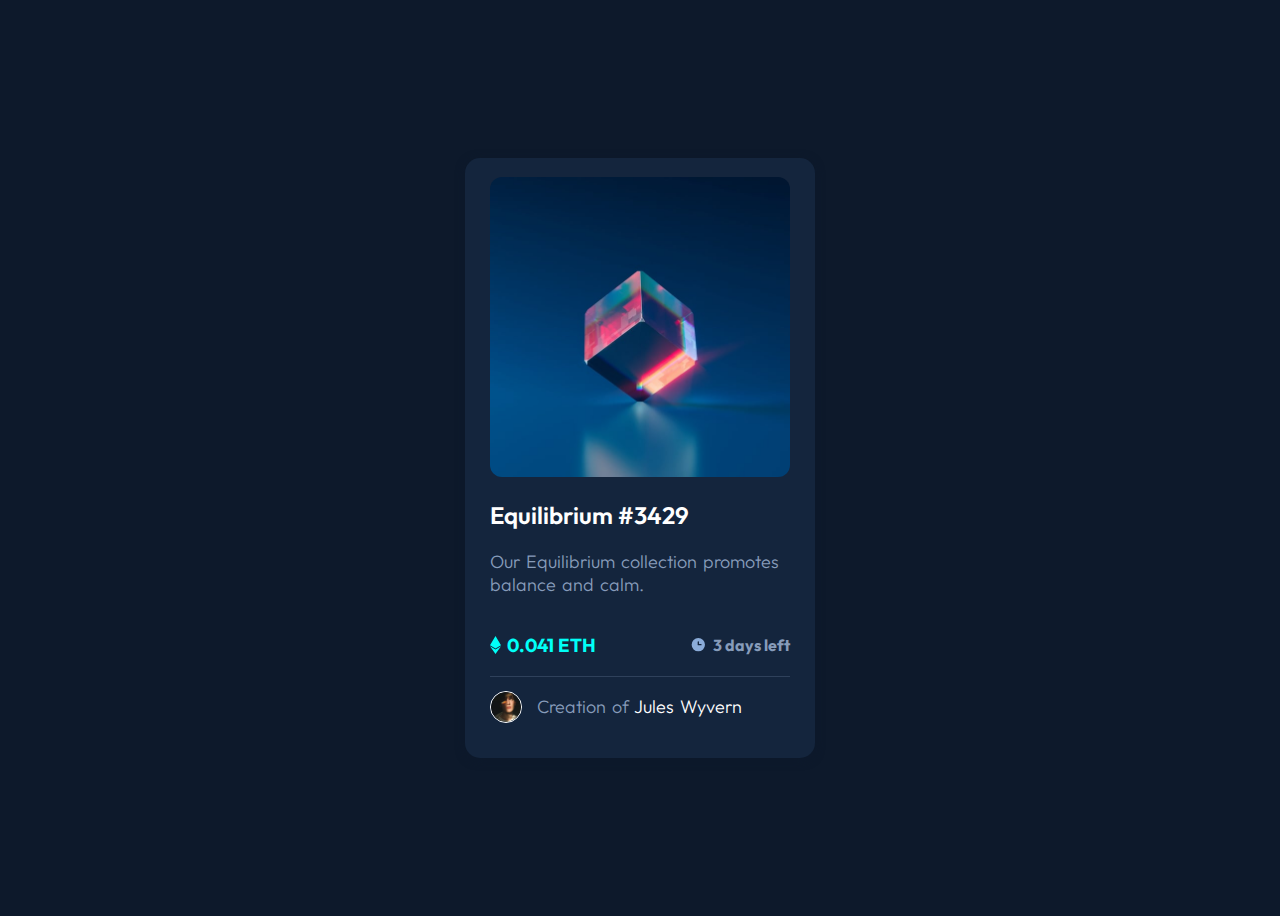
<file: nft-preview-card-component-main/index.html>
<!DOCTYPE html>
<html lang="en">
<head>
  <meta charset="UTF-8">
  <meta name="viewport" content="width=device-width, initial-scale=1.0"> <!-- displays site properly based on user's device -->

  <link rel="icon" type="image/png" sizes="32x32" href="./images/favicon-32x32.png">
  
  <title>Frontend Mentor | NFT preview card component</title>

  <link rel="stylesheet" href="./css/style.css">
</head>
<body>

  <main class="card">
    <img src="./images/image-equilibrium.jpg" alt="image-equilibrium" class="image-equilibrium">
    <div class="content">
      <h2>Equilibrium #3429</h2>
      <p>Our Equilibrium collection promotes balance and calm.</p>
      <link rel="preconnect" href="https://fonts.googleapis.com">
      <link rel="preconnect" href="https://fonts.gstatic.com" crossorigin>
      <link href="https://fonts.googleapis.com/css2?family=Fraunces:ital,opsz,wght@1,9..144,100&family=Montserrat:wght@500;700&family=Outfit:wght@400;500;600&display=swap" rel="stylesheet">
      <div class="secondlast-element">
        <h3><img src="./images/icon-ethereum.svg" alt=""> 0.041 ETH</h3>
        <h4> <img src="./images/icon-clock.svg" alt=""> 3 days left</h4>
      </div>
      <!--This is the line that I have drawn-->
      <span class="line"></span>
      <div class="last-element">
        <img src="images/image-avatar.png" alt="Personal image" class="avatar-image">
        <p>Creation of <span>Jules Wyvern</span></p>
      </div>
    </div>
  </main>

  <!-- <div class="attribution">
    Challenge by <a href="https://www.frontendmentor.io?ref=challenge" target="_blank">Frontend Mentor</a>. 
    Coded by <a href="#">Wasswa Enock Malee</a>.
  </div> -->
</body>
</html>
</file>
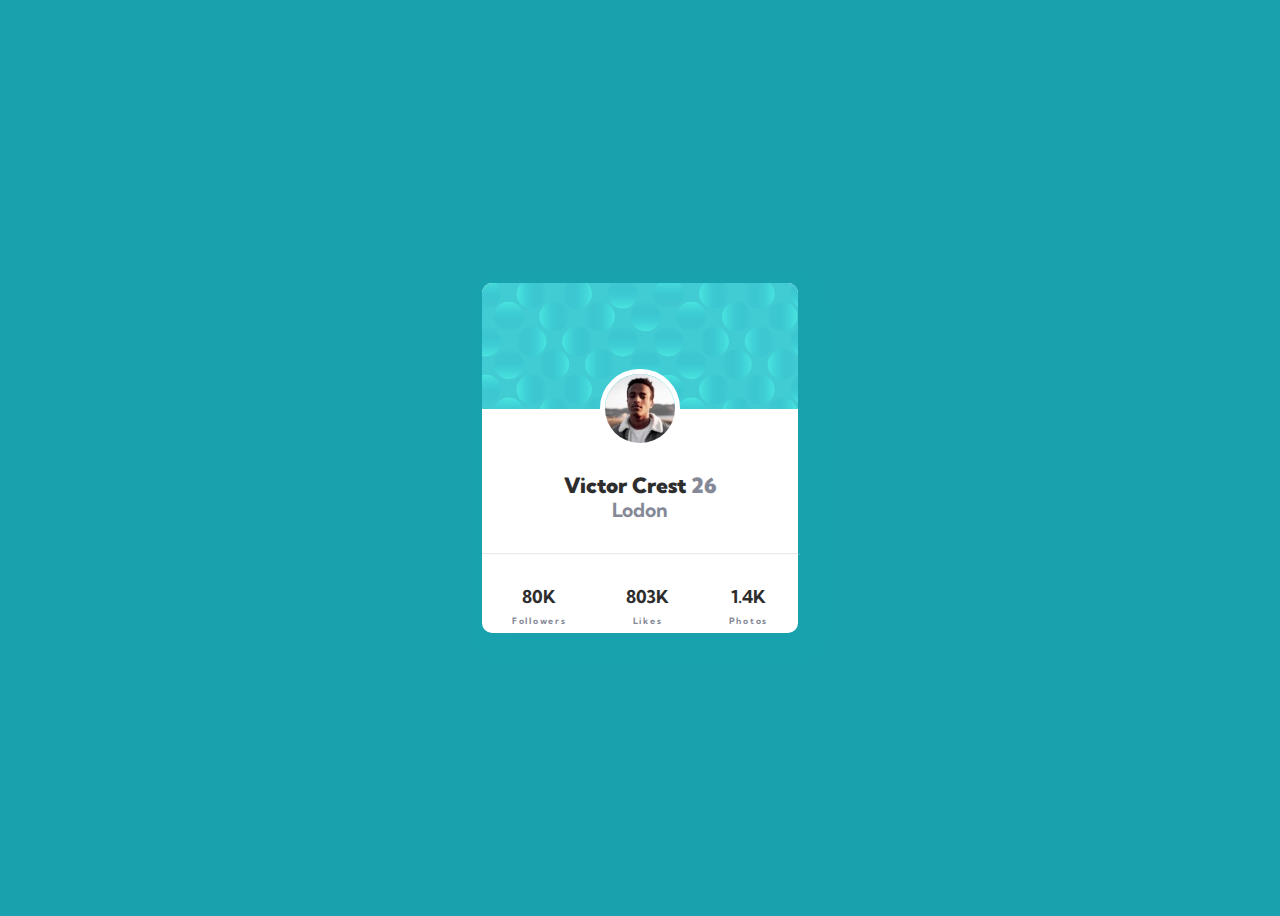
<file: profile-card-component-main/index.html>
<!DOCTYPE html>
<html lang="en">
<head>
  <meta charset="UTF-8">
  <meta name="viewport" content="width=device-width, initial-scale=1.0"> <!-- displays site properly based on user's device -->

  <link rel="icon" type="image/png" sizes="32x32" href="./images/favicon-32x32.png">
  <link rel="stylesheet" href="css/style.css">
  <link rel="preconnect" href="https://fonts.googleapis.com">
  <link rel="preconnect" href="https://fonts.gstatic.com" crossorigin>
  <link href="https://fonts.googleapis.com/css2?family=Fraunces:ital,opsz,wght@1,9..144,100&family=Kumbh+Sans:wght@400;700&family=Montserrat:wght@500;700&family=Outfit:wght@400;500;600&family=Red+Hat+Display:wght@500;700;900&display=swap" rel="stylesheet">
  <title>Frontend Mentor | Profile card component</title>
</head>
<body>
  <main class="container">
    <div class="bubble-section">
      
    </div>
    <img src="./images/image-victor.jpg" alt="" class="image-victor">
    <div class="image-section">
      <h4 class="h4-victor"> <strong  class="victor">Victor Crest <span class="grey">26</span></strong> <br><span class="lodon">Lodon</span></h4>
    </div>
    <!-- I have added a horizontal line to separate the two lines -->
    <hr>
    <div class="follow-likes-photos">
      <div class="follow">
        <h4>80K <br><span class="reduce-size">Followers</span></h4>
      </div>
      <div class="likes">
        <h4>803K<br><span class="reduce-size">Likes</span></h4>
      </div>
      <div class="photos">
        <h4>1.4K <br><span class="reduce-size">Photos</span></h4>
      </div>
    </div>
  </main>
</body>
</html>
</file>
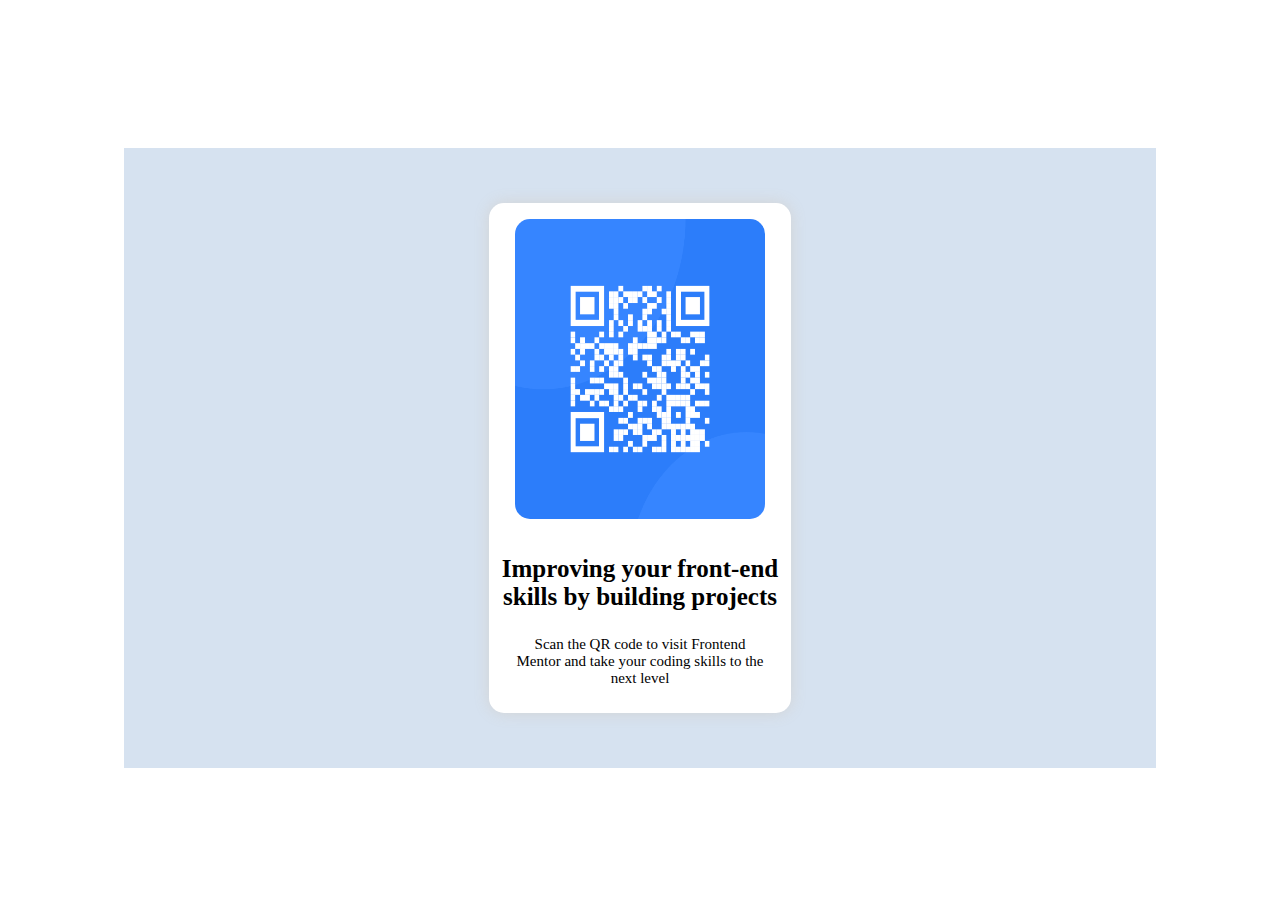
<file: qr-code-component-main/index.html>
<!DOCTYPE html>
<html lang="en">
<head>
  <meta charset="UTF-8">
  <meta name="viewport" content="width=device-width, initial-scale=1.0"> <!-- displays site properly based on user's device -->
  <meta name="description" content="Newbie Frontend challenge">
  <link rel="icon" type="image/png" sizes="32x32" href="./images/favicon-32x32.png">
  
  <title>Frontend Mentor | QR code component</title>

  <!-- Feel free to remove these styles or customise in your own stylesheet 👍 -->
  <style>
    /* .attribution { font-size: 11px; text-align: center; }
    .attribution a { color: hsl(228, 45%, 44%); } */
    .qr-code-image {width: 250px; height: 300px; border-radius: 30px; padding: 15px;}
    body {height: 100vh; display: flex; justify-content: center; align-items: center;}
    main {
      width: 80%; 
      height: 600px; 
      padding: 10px;
      display: flex;
      justify-content: center;
      align-items: center;
      text-align: center; 
      background-color: hsl(212, 45%, 89%); 
    }
    .content{
      width: 300px;
      height: fit-content;
      padding: 1px;
      border-radius: 15px;
      background-color: hsl(0, 0%, 100%); 
      box-shadow: 0em 0em 1em 0em lightgray;
    }
    h1 {font-size:25px;font-weight: 700;font-family: 'Times New Roman', Times, serif;}
    p {font-size: 15px; font-weight: 400;font-family: 'Times New Roman', Times, serif; margin: 25px;}
  </style>
</head>
<body>
  <main class="container">
    <!-- Improve your front-end skills by building projects
  Scan the QR code to visit Frontend Mentor and take your coding skills to the next level -->
    <div class="content">
      <img src="./images/image-qr-code.png" alt="This is a QR-code provided by FrontEndMentor.io" class="qr-code-image">
      <h1>Improving your front-end skills by building projects</h1>
      <p>Scan the QR code to visit Frontend Mentor and take your coding skills to the next level</p>
    </div>
  </main>
</body>
</html>
</file>
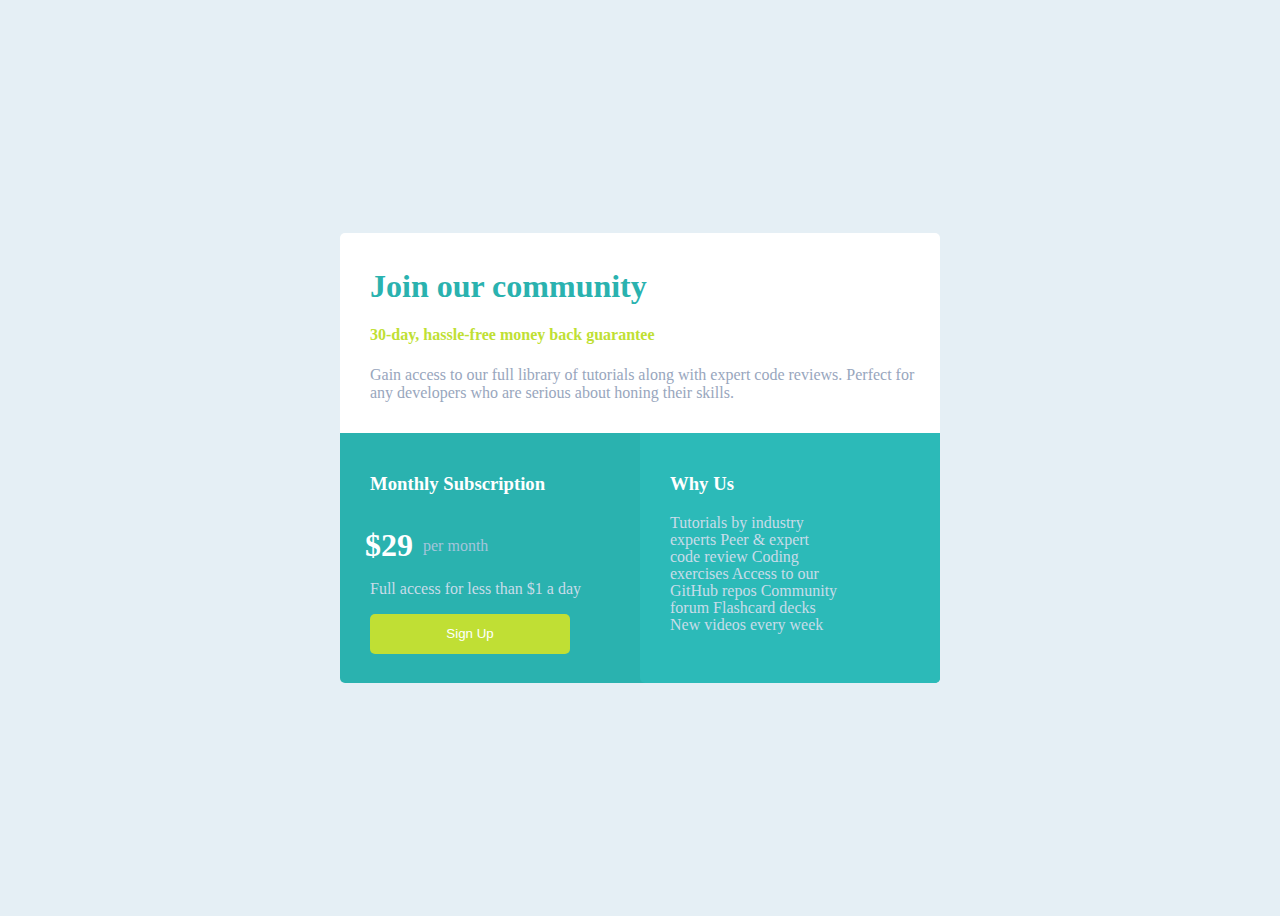
<file: single-price-grid-component-master/index.html>
<!DOCTYPE html>
<html lang="en">
<head>
  <meta charset="UTF-8">
  <meta name="viewport" content="width=device-width, initial-scale=1.0"> <!-- displays site properly based on user's device -->

  <link rel="icon" type="image/png" sizes="32x32" href="./images/favicon-32x32.png">
  <link rel="stylesheet" href="./css/style.css">
  <title>Frontend Mentor | Single Price Grid Component</title>
</head>
<body>
  <main class="container">
    <div class="first-section">
      <h1>Join our community</h1>

      <h4>30-day, hassle-free money back guarantee</h4>

      <p class="first-section-p">Gain access to our full library of tutorials along with expert code reviews. 
        Perfect for any developers who are serious about honing their skills.</p>
    </div>

    <div class="second-section">
      <div class="div-sign-up">
        <h3>Monthly Subscription</h3>
        <div class="dollars">
          <h1>&dollar;29</h1>
          <p>per month</p>
        </div>
        <!-- <p><strong>&dollar;29</strong> per month</p> -->
        <p>Full access for less than &dollar;1 a day</p>
  
        <button>Sign Up</button>
      </div>
  
      <div class="div-why-us">
        <h3>Why Us</h3>
        <p>
          <!-- <pre> -->
          Tutorials by industry experts
          Peer &amp; expert code review
          Coding exercises
          Access to our GitHub repos
          Community forum
          Flashcard decks
          New videos every week
          <!-- </pre> -->
        </p>
      </div>
    </div>
  </main>
  
  <!-- <footer>
    <p class="attribution">
      Challenge by <a href="https://www.frontendmentor.io?ref=challenge" target="_blank">Frontend Mentor</a>. 
      Coded by <a href="#">Your Name Here</a>.
    </p>
  </footer> -->
</body>
</html>
</file>
<file: nft-preview-card-component-main/css/style.css>
.attribution { font-size: 11px; text-align: center; }
.attribution a { color: hsl(228, 45%, 44%); }
body{
    background-color: hsl(217, 54%, 11%);
    height: 100vh;
    display: flex;
    justify-content: center;
    align-items: center;
}
main{
    font-family: 'Outfit', sans-serif;
    background-color: hsl(216, 50%, 16%);
    border-radius: 15px;
    width: 350px;
    height: 600px;
    display: flex;
    flex-direction: column;
    align-items: center;
    justify-content: center;
    /*Inserting a box-shadow to the card.*/
    box-shadow: 0px 2px 10px hsl(217, 54%, 11%);
}

.image-equilibrium{
    width: 300px;
    height: 300px;
    border-radius: 12px;
}

.content{
    width: 300px;
    padding: 3px;
}

.avatar-image{
    width: 30px;
    height: 30px;
    border: 1px solid white;
    border-radius: 50%;
    margin-right: 15px;
}

h2{
    color: white;
    font-weight: 600;
}

h3{
    color:hsl(178, 100%, 50%);
    display: flex;
    align-items: center;
}

h3>img{
    margin-right: 6px;
}

.secondlast-element{
    display: flex;
    justify-content: space-between;
}

.last-element{
    display: inline-flex;
    align-items: center;
}

h4{
    display: flex;
    align-items: center;
    color: hsl(215, 27%, 63%);;
    
    /* padding: 5px; */
}

h4>img{
    margin-right: 6px;
}

.line{
    border-bottom: 1px solid hsl(215, 32%, 27%);
    display: block;
}

p{
    word-spacing: 2px;
    font-size: 18px;
    color: hsl(215, 27%, 63%);
    font-weight: 300;
}

p>span{
    color: white;
}
</file>
<file: profile-card-component-main/css/style.css>
body{
    height: 100vh;
    background-color: hsl(185, 75%, 39%);
    background-image: url("../images/bg-pattern-top.svg") top left no-repeat,url("/images/bg-pattern-bottom.svg") bottom right no-repeat;
    display: flex;
    justify-content: center;
    align-items: center;
}

.container{
    border-radius: 10px;
    width: 25%;
    height: 350px;
    background-color: white;
    display: flex;
    flex-direction: column;
    align-items: center;
    box-shadow: 10px 10px 15px hsl(185, 75%, 39%);
}

.follow-likes-photos{
    display: flex;
    flex-direction: row;
    width: 100%;
    height: 70px;
    justify-content: space-around;
}

h4{
    font-size: 1.1em;
    font-family: 'Kumbh Sans', sans-serif;
    font-weight: 700;
    text-align: center;
    opacity: 0.82;
}

p{
    font-size: 0.5em;
    font-family: 'Kumbh Sans', sans-serif;
    font-weight: 400;
}

.image-victor{
    border-radius: 50%;
    border: 5px solid white;
    width: 22%;
    height: 80px;
    margin-top: -40px;
}

.image-section{
    display: flex;
    flex-direction: column;
    align-items: center;
    height: 100px;
    width: 100%;
}

.bubble-section{
    width: 100%;
    height: 150px;
    background: url("../images/bg-pattern-card.svg");
    background-blend-mode: lighten;
    border-top-left-radius: 10px;
    border-top-right-radius: 10px 10px;
}

.reduce-size{
    color:  hsl(227, 10%, 46%);
    font-size: 0.5em;
    letter-spacing: 0.2em;
}

.lodon{
    color:hsl(227, 10%, 46%);
    font-size: 1.1em;
}
hr{
    width: 100%;
    opacity: 0.2;
}
.victor{
    font-size: 1.2em;
}

.grey{
    color: hsl(227, 10%, 46%);
}
@media (max-width: 375px){
    .container{
        width: 90%;
    }
}
</file>
<file: single-price-grid-component-master/css/style.css>
.attribution { font-size: 11px; text-align: center; }
.attribution a { color: hsl(228, 45%, 44%); }

body{
    background-color: hsl(204, 43%, 93%);
    height: 100vh;
    display: flex;
    flex-direction: column;
    justify-content: center;
    align-items: center;
}

.container{
    max-width: 600px;
    height: 450px;
    display: grid;
    grid-template-rows: 200px 250px;
    border-right:5px;
    box-shadow: px 10px 10px black;
    /* border: 1px solid black; */
}

.first-section{
    grid-area: 1;
    background-color: white;
    /* padding-top: 10px; */
    /* padding-left: 50px;
    padding-right: 50px; */
    border-top-left-radius: 5px;
    border-top-right-radius: 5px;
}

.second-section{
    grid-area: 2;
    background-color: hsl(179, 62%, 43%);
    display: flex;
    flex-direction: row;
    border-bottom-left-radius: 5px;
    border-bottom-right-radius: 5px;
}

.div-sign-up{
    height: 250px;
    width: 300px;
    /* padding-left: 50px; */
    border-bottom-left-radius: 5px;
    border-bottom-right-radius: 5px;
    /* border: 1px solid green; */
}

.div-why-us{
    height: 250px;
    width: 300px;
    /* padding-left: 50px; */
    /* border:1px solid red ; */
    background-color: hsl(179, 62%, 45%);
    border-bottom-left-radius: 5px;
    border-bottom-right-radius: 5px;
}

h4{
    color:hsl(71, 73%, 54%);
    margin-left: 30px;
}

h1{
    color: hsl(179,62%, 43%);
    margin-left: 30px;
    margin-top: 35px;
}
.div-why-us>p{
    color: hsl(204, 43%, 85%);
    margin-right:100px;
    line-height: 17px;
    margin-left: 30px;
}
.div-why-us>h3{
    color: white;
    margin-top: 40px;
    margin-left: 30px;
}

.div-sign-up>h3{
    color: white;
    margin-top: 40px;
    margin-left: 30px;
}
.div-sign-up>p{
    color:  hsl(204, 43%, 85%);
    margin-left: 30px;
}
button{
    width: 200px;
    height: 40px;
    color: white;
    background-color: hsl(71, 73%, 54%);
    border: 0px;
    /* margin-top: 10px; */
    border-radius: 5px;
    margin-left: 30px;
}

.first-section-p{
    /* color: hsl(204, 43%, 93%); */
    color: hsl(218, 22%, 67%);
    font-size: 16px;
    margin-left: 30px;
}

.dollars{
    display: flex;
    flex-direction: row;
    align-items: center;
    height: 50px;
}
.dollars>h1{
    color: white;
    margin-left: 25px;
}
.dollars>p{
    color: hsl(204, 43%, 75%);
    margin-left: 10px;
    margin-top: 30px;
}

/*Adding the css for mobile design*/
@media (max-width:375px){
    .container{
        font-size: 9px;
        width: 250px;
        /* border: 2px solid blue; */
        /* height: 650px; */
        display: grid;
        height: 610px;
        grid-template-rows: 200px auto;
        /* border: 1px solid black; */
    }
    .first-section{
        grid-area: 1;
        width: 245px;
        /* border: 2px solid brown; */
    }
    .first-section>p{
        margin-left: 15px;
        margin-right: 15px;
    }
    .second-section{
        width: 245px;
        grid-area: 2;
        display: flex;
        flex-direction: column;
        height: 300px;
        /* border: 5px solid red; */
    }
    .div-sign-up{
        width: 250px;
        height: 200px;
        /* border: 1px solid red; */
    }
    .div-why-us{
        width: 240px;
        height: 150px;
    }

    h4{
        color:hsl(71, 73%, 54%);
        margin-left: 15px;
    }
    
    h1{
        color: hsl(179,62%, 43%);
        margin-left: 15px;
        margin-top: 15px;
    }

    button{
        width: 200px;
        height: 30px;
        color: white;
        background-color: hsl(71, 73%, 54%);
        border: 0px;
        /* margin-top: 10px; */
        justify-content: center;
        border-radius: 5px;
        margin-left: 15px;
        box-shadow: 10px 10px 10px hsl(179, 62%, 43%);
    }

    .dollars{
        display: flex;
        flex-direction: row;
        align-items: center;
        height: 30px;
        /* border: 1px solid red; */
    }

    .dollars>h1{
        color: white;
        margin-left: 15px;
    }

    .div-sign-up>h3{
        color: white;
        margin-top: 15px;
        margin-left: 15px;
    }
    .div-sign-up>p{
        color:  hsl(204, 43%, 85%);
        margin-left: 15px;
    }

    .dollars>p{
        color: hsl(204, 43%, 75%);
        margin-left: 5px;
        margin-top: 10px;
    }

    .div-why-us>p{
        color: hsl(204, 43%, 85%);
        margin-right:100px;
        line-height: 17px;
        margin-left: 15px;
    }
    .div-why-us>h3{
        color: white;
        margin-top: 20px;
        margin-left: 15px;
    }
}
</file>
